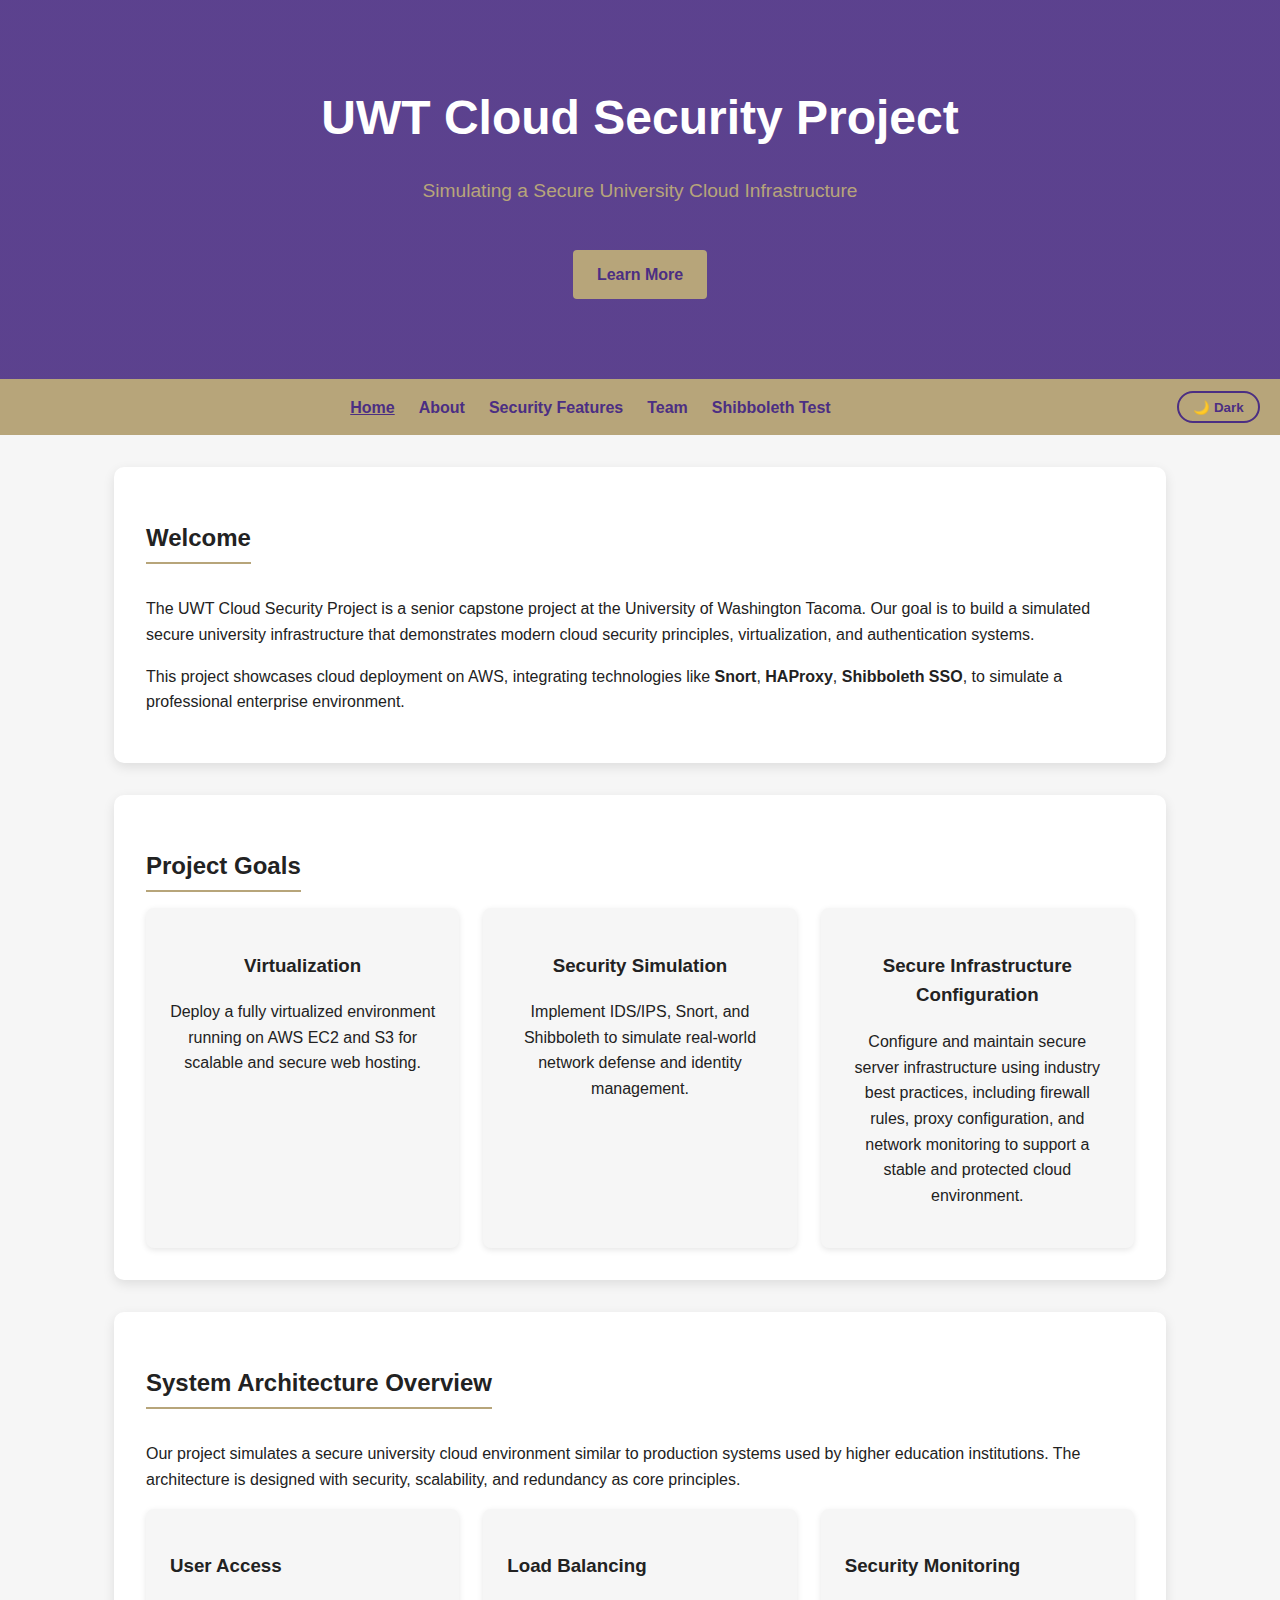
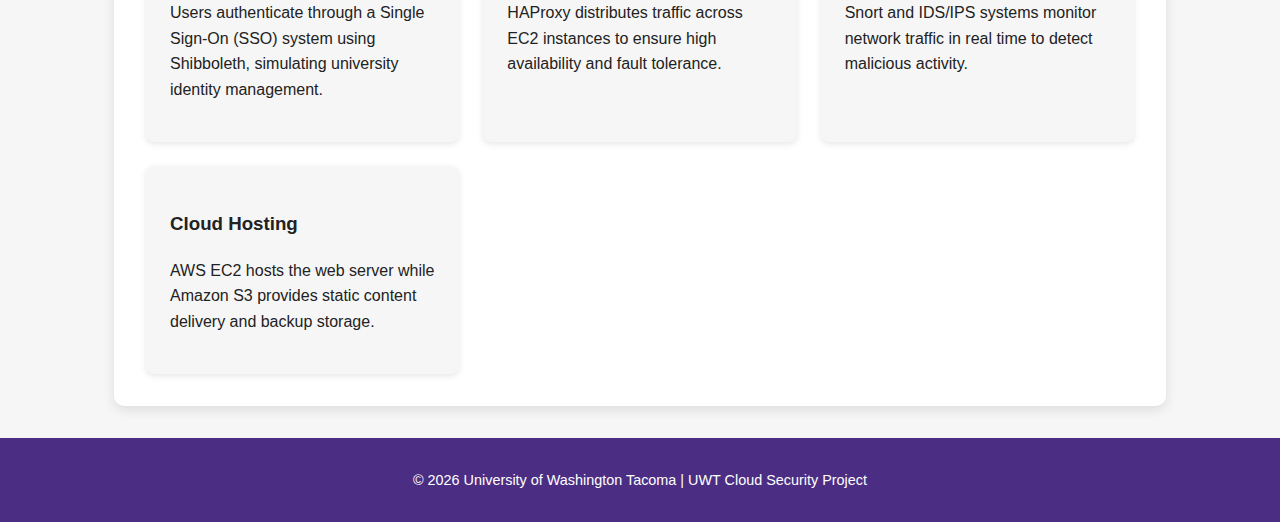
<file: index.html>
<!DOCTYPE html>
<html lang="en">
<head>
    <meta charset="UTF-8" />
    <meta name="viewport" content="width=device-width, initial-scale=1.0" />
    
      <meta http-equiv="Content-Security-Policy"
        content="default-src 'self';
                 style-src 'self';
                 img-src 'self' data:;
                 font-src 'self';
                 object-src 'none';
                 base-uri 'self';
                 frame-ancestors 'none';">

  <meta http-equiv="X-Content-Type-Options" content="nosniff">
  <meta http-equiv="X-Frame-Options" content="DENY">
  <meta name="referrer" content="strict-origin-when-cross-origin">
  <meta http-equiv="Permissions-Policy"
        content="geolocation=(), camera=(), microphone=(), fullscreen=()">
    
    <title>UWT Cloud Security Project</title>
    <link rel="stylesheet" href="styles.css" />
</head>
<body>
<header class="hero">
    <div class="hero-content">
        <h1>UWT Cloud Security Project</h1>
        <p>Simulating a Secure University Cloud Infrastructure</p>
        <a href="about.html" class="btn">Learn More</a>
    </div>
</header>

<nav class="navbar">
  <div class="nav-links">
    <a href="index.html" class="active">Home</a>
    <a href="about.html">About</a>
    <a href="securityfeatures.html">Security Features</a>
    <a href="team.html">Team</a>
    <a href="shibbolethtest.html">Shibboleth Test</a>
  </div>

     <button id="theme-toggle" class="theme-toggle" type="button" aria-label="Toggle dark mode">
    🌙 Dark
  </button>
</nav>

<main>
    <section class="intro">
        <h2>Welcome</h2>
        <p>
            The UWT Cloud Security Project is a senior capstone project at the University of Washington Tacoma.
            Our goal is to build a simulated secure university infrastructure that demonstrates modern
            cloud security principles, virtualization, and authentication systems.
        </p>
        <p>
            This project showcases cloud deployment on AWS, integrating technologies like
            <strong>Snort</strong>, <strong>HAProxy</strong>, <strong>Shibboleth SSO</strong>, to simulate a professional enterprise environment.
        </p>
    </section>

    <section class="highlight">
        <h2>Project Goals</h2>
        <div class="cards">
            <div class="card">
                <h3>Virtualization</h3>
                <p>Deploy a fully virtualized environment running on AWS EC2 and S3 for scalable and secure web hosting.</p>
            </div>
            <div class="card">
                <h3>Security Simulation</h3>
                <p>Implement IDS/IPS, Snort, and Shibboleth to simulate real-world network defense and identity management.</p>
            </div>
            <div class="card">
                <h3>Secure Infrastructure Configuration</h3>
                <p>Configure and maintain secure server infrastructure using industry best practices, including firewall rules, 
                   proxy configuration, and network monitoring to support a stable and protected cloud environment.</p>
            </div>
        </div>
    </section>
    <section>
        <h2>System Architecture Overview</h2>
        <p>
            Our project simulates a secure university cloud environment similar to production
            systems used by higher education institutions. The architecture is designed with
            security, scalability, and redundancy as core principles.
        </p>

        <div class="feature-grid">
            <div class="feature-item">
                <h3>User Access</h3>
                <p>
                    Users authenticate through a Single Sign-On (SSO) system using Shibboleth,
                    simulating university identity management.
                </p>
            </div>

            <div class="feature-item">
                <h3>Load Balancing</h3>
                <p>
                    HAProxy distributes traffic across EC2 instances to ensure high availability
                    and fault tolerance.
                </p>
            </div>

            <div class="feature-item">
                <h3>Security Monitoring</h3>
                <p>
                    Snort and IDS/IPS systems monitor network traffic in real time to detect
                    malicious activity.
                </p>
            </div>

            <div class="feature-item">
                <h3>Cloud Hosting</h3>
                <p>
                    AWS EC2 hosts the web server while Amazon S3 provides static content delivery
                    and backup storage.
                </p>
            </div>
        </div>
    </section>
</main>

<footer>
    <p>&copy; 2026 University of Washington Tacoma | UWT Cloud Security Project</p>
</footer>
    <script src="script.js"></script>
</body>

</html>
</file>
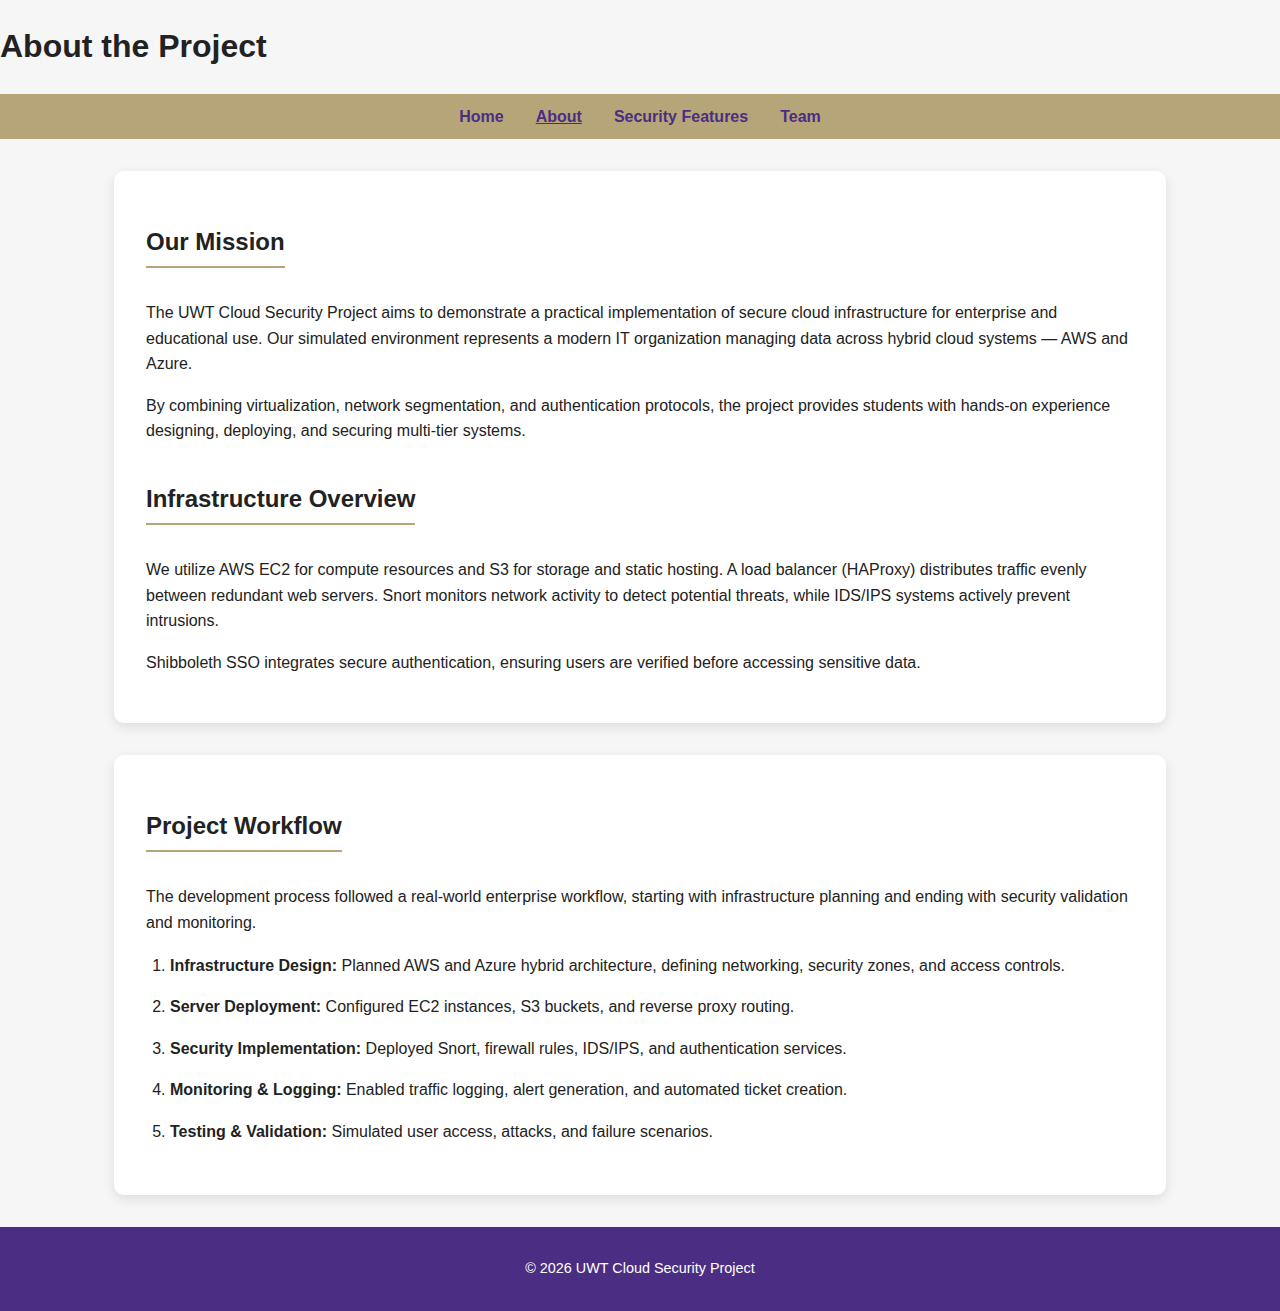
<file: About.html>
<!DOCTYPE html>
<html lang="en">
<head>
  <meta charset="UTF-8" />
  <meta name="viewport" content="width=device-width, initial-scale=1.0" />
  <title>About | UWT Cloud Security Project</title>
  <link rel="stylesheet" href="Styles.css" />
</head>
<body>
<header class="sub-header">
  <h1>About the Project</h1>
</header>

<nav>
  <a href="Index.html">Home</a>
  <a href="About.html" class="active">About</a>
  <a href="SecurityFeatures.html">Security Features</a>
  <a href="Team.html">Team</a>
</nav>

<main>
  <section class="content">
    <h2>Our Mission</h2>
    <p>
      The UWT Cloud Security Project aims to demonstrate a practical implementation of secure cloud
      infrastructure for enterprise and educational use. Our simulated environment represents a modern
      IT organization managing data across hybrid cloud systems — AWS and Azure.
    </p>
    <p>
      By combining virtualization, network segmentation, and authentication protocols, the project provides
      students with hands-on experience designing, deploying, and securing multi-tier systems.
    </p>

    <h2>Infrastructure Overview</h2>
    <p>
      We utilize AWS EC2 for compute resources and S3 for storage and static hosting. A load balancer
      (HAProxy) distributes traffic evenly between redundant web servers. Snort monitors network activity
      to detect potential threats, while IDS/IPS systems actively prevent intrusions.
    </p>
    <p>
      Shibboleth SSO integrates secure authentication, ensuring users are verified before accessing sensitive data.
    </p>
  </section>
  <section>
    <h2>Project Workflow</h2>
    <p>
      The development process followed a real-world enterprise workflow, starting with
      infrastructure planning and ending with security validation and monitoring.
    </p>

    <ol class="workflow">
      <li>
        <strong>Infrastructure Design:</strong> Planned AWS and Azure hybrid architecture,
        defining networking, security zones, and access controls.
      </li>
      <li>
        <strong>Server Deployment:</strong> Configured EC2 instances, S3 buckets, and
        reverse proxy routing.
      </li>
      <li>
        <strong>Security Implementation:</strong> Deployed Snort, firewall rules, IDS/IPS,
        and authentication services.
      </li>
      <li>
        <strong>Monitoring & Logging:</strong> Enabled traffic logging, alert generation,
        and automated ticket creation.
      </li>
      <li>
        <strong>Testing & Validation:</strong> Simulated user access, attacks, and failure
        scenarios.
      </li>
    </ol>
  </section>
</main>

<footer>
  <p>&copy; 2026 UWT Cloud Security Project</p>
</footer>
</body>
</html>
</file>
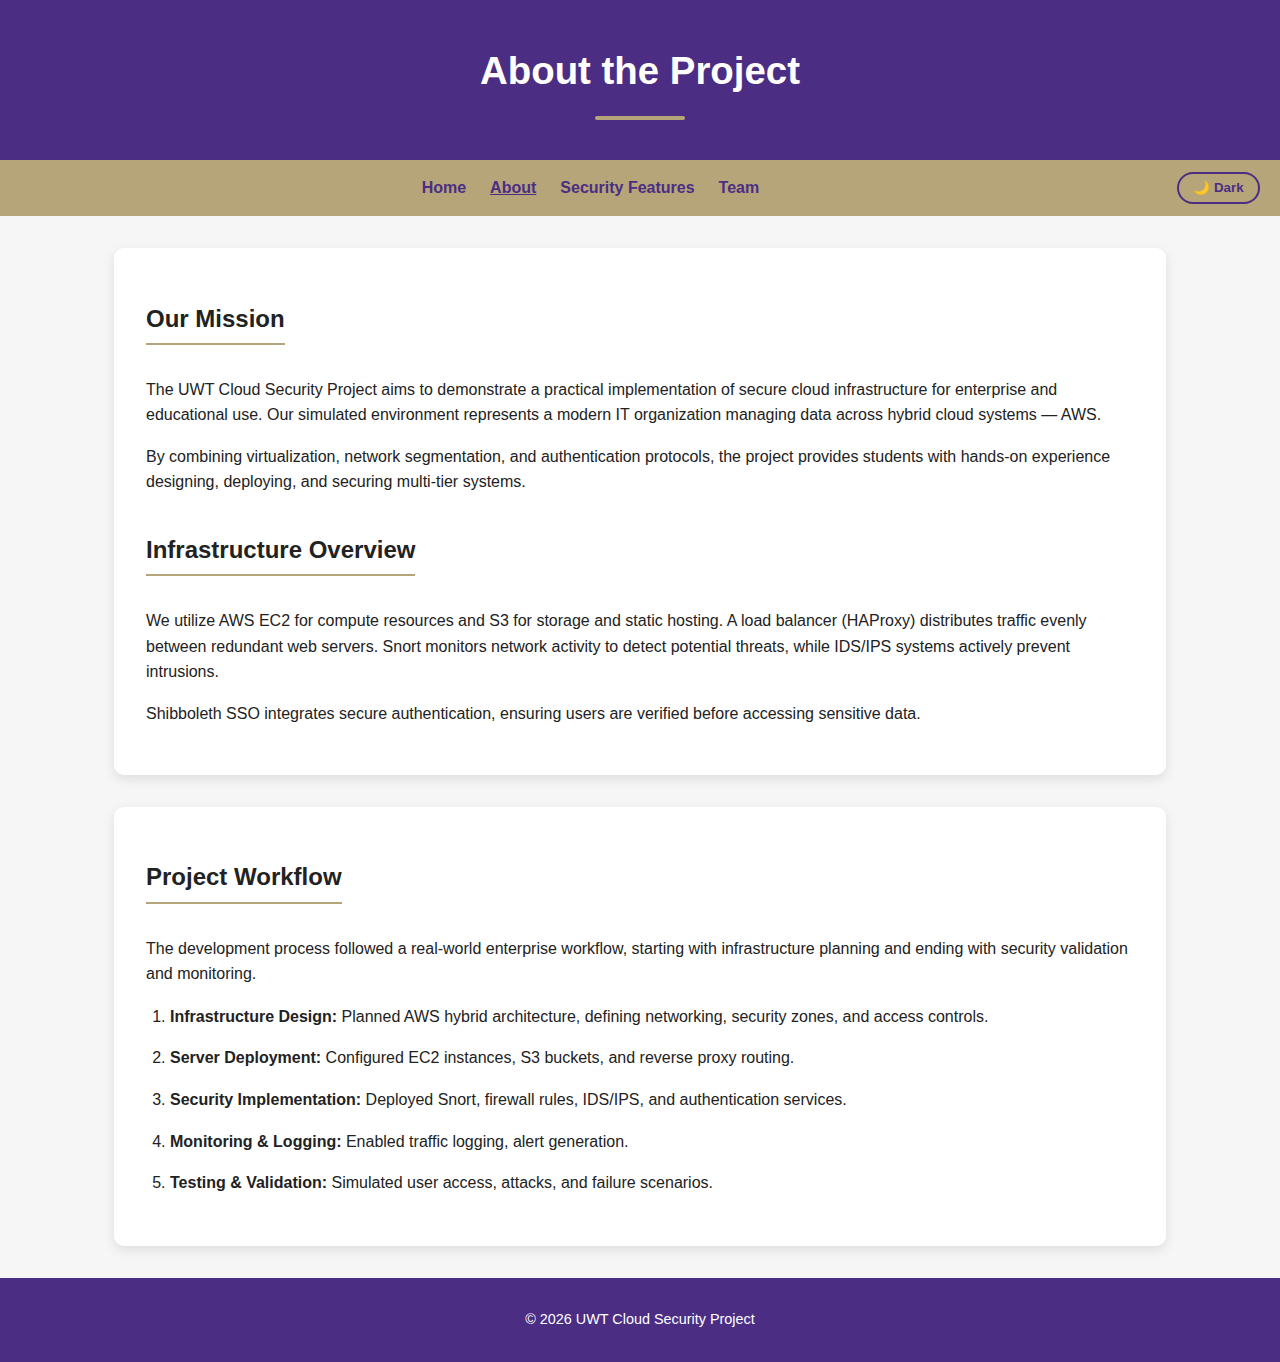
<file: about.html>
<!DOCTYPE html>
<html lang="en">
<head>
  <meta charset="UTF-8" />
  <meta name="viewport" content="width=device-width, initial-scale=1.0" />
  
    <meta http-equiv="Content-Security-Policy"
        content="default-src 'self';
                 style-src 'self';
                 img-src 'self' data:;
                 font-src 'self';
                 object-src 'none';
                 base-uri 'self';
                 frame-ancestors 'none';">

  <meta http-equiv="X-Content-Type-Options" content="nosniff">
  <meta http-equiv="X-Frame-Options" content="DENY">
  <meta name="referrer" content="strict-origin-when-cross-origin">
  <meta http-equiv="Permissions-Policy"
        content="geolocation=(), camera=(), microphone=(), fullscreen=()">
  
  <title>About | UWT Cloud Security Project</title>
  <link rel="stylesheet" href="styles.css" />
</head>
<body>
<header class="sub-header">
  <h1>About the Project</h1>
</header>

<nav class="navbar">
  <div class="nav-links">
    <a href="index.html">Home</a>
    <a href="about.html" class="active">About</a>
    <a href="securityfeatures.html">Security Features</a>
    <a href="team.html">Team</a>
  </div>

  <button id="theme-toggle" class="theme-toggle" type="button" aria-label="Toggle dark mode">
    🌙 Dark
  </button>
</nav>

<main>
  <section class="content">
    <h2>Our Mission</h2>
    <p>
      The UWT Cloud Security Project aims to demonstrate a practical implementation of secure cloud
      infrastructure for enterprise and educational use. Our simulated environment represents a modern
      IT organization managing data across hybrid cloud systems — AWS.
    </p>
    <p>
      By combining virtualization, network segmentation, and authentication protocols, the project provides
      students with hands-on experience designing, deploying, and securing multi-tier systems.
    </p>

    <h2>Infrastructure Overview</h2>
    <p>
      We utilize AWS EC2 for compute resources and S3 for storage and static hosting. A load balancer
      (HAProxy) distributes traffic evenly between redundant web servers. Snort monitors network activity
      to detect potential threats, while IDS/IPS systems actively prevent intrusions.
    </p>
    <p>
      Shibboleth SSO integrates secure authentication, ensuring users are verified before accessing sensitive data.
    </p>
  </section>
  <section>
    <h2>Project Workflow</h2>
    <p>
      The development process followed a real-world enterprise workflow, starting with
      infrastructure planning and ending with security validation and monitoring.
    </p>

    <ol class="workflow">
      <li>
        <strong>Infrastructure Design:</strong> Planned AWS hybrid architecture,
        defining networking, security zones, and access controls.
      </li>
      <li>
        <strong>Server Deployment:</strong> Configured EC2 instances, S3 buckets, and
        reverse proxy routing.
      </li>
      <li>
        <strong>Security Implementation:</strong> Deployed Snort, firewall rules, IDS/IPS,
        and authentication services.
      </li>
      <li>
        <strong>Monitoring & Logging:</strong> Enabled traffic logging, alert generation.
      </li>
      <li>
        <strong>Testing & Validation:</strong> Simulated user access, attacks, and failure
        scenarios.
      </li>
    </ol>
  </section>
</main>

<footer>
  <p>&copy; 2026 UWT Cloud Security Project</p>
</footer>
  <script src="script.js"></script>
</body>

</html>
</file>
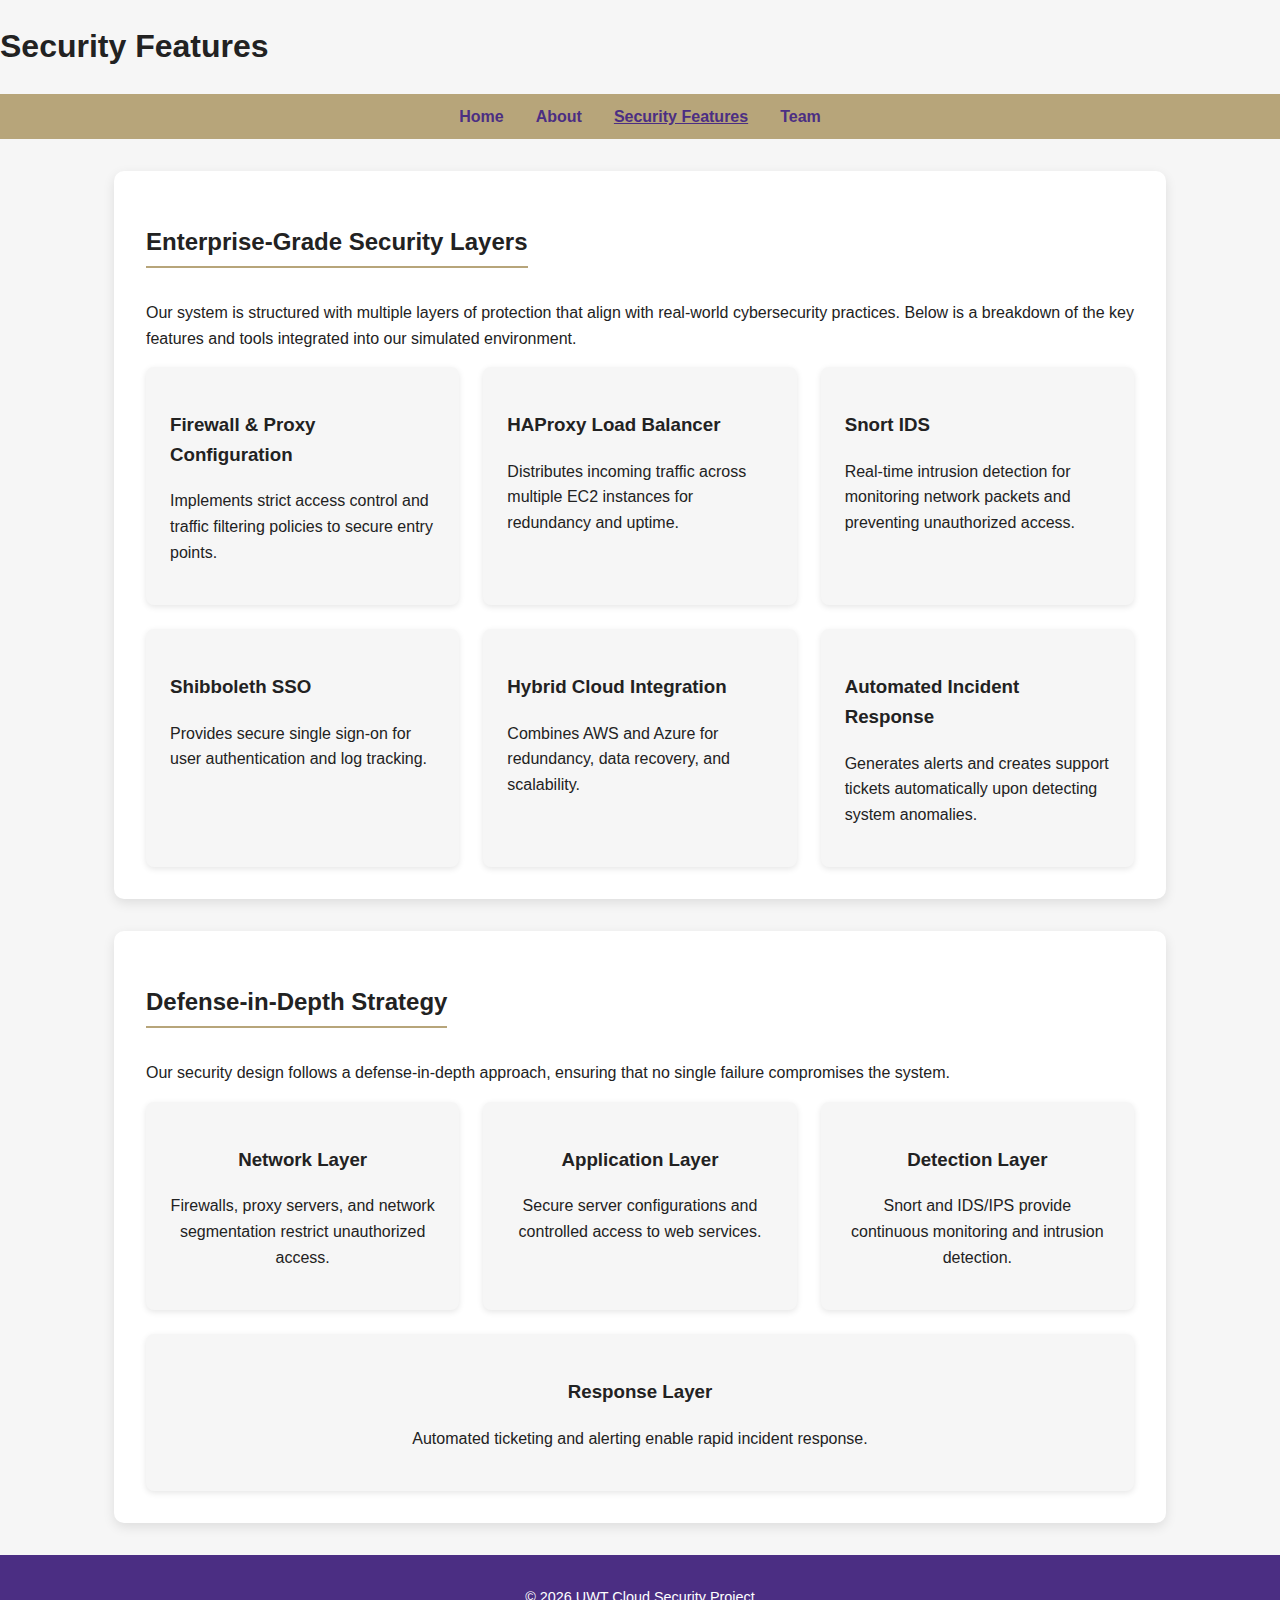
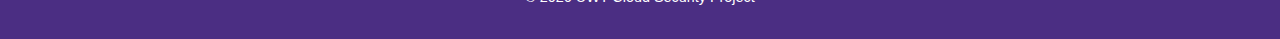
<file: SecurityFeatures.html>
<!DOCTYPE html>
<html lang="en">
<head>
    <meta charset="UTF-8" />
    <meta name="viewport" content="width=device-width, initial-scale=1.0" />
    <title>Security Features | UWT Cloud Security Project</title>
    <link rel="stylesheet" href="Styles.css" />
</head>
<body>
<header class="sub-header">
    <h1>Security Features</h1>
</header>

<nav>
    <a href="Index.html">Home</a>
    <a href="About.html">About</a>
    <a href="SecurityFeatures.html" class="active">Security Features</a>
    <a href="Team.html">Team</a>
</nav>

<main>
    <section class="content">
        <h2>Enterprise-Grade Security Layers</h2>
        <p>
            Our system is structured with multiple layers of protection that align with real-world cybersecurity practices.
            Below is a breakdown of the key features and tools integrated into our simulated environment.
        </p>

        <div class="feature-grid">
            <div class="feature-item">
                <h3>Firewall & Proxy Configuration</h3>
                <p>Implements strict access control and traffic filtering policies to secure entry points.</p>
            </div>
            <div class="feature-item">
                <h3>HAProxy Load Balancer</h3>
                <p>Distributes incoming traffic across multiple EC2 instances for redundancy and uptime.</p>
            </div>
            <div class="feature-item">
                <h3>Snort IDS</h3>
                <p>Real-time intrusion detection for monitoring network packets and preventing unauthorized access.</p>
            </div>
            <div class="feature-item">
                <h3>Shibboleth SSO</h3>
                <p>Provides secure single sign-on for user authentication and log tracking.</p>
            </div>
            <div class="feature-item">
                <h3>Hybrid Cloud Integration</h3>
                <p>Combines AWS and Azure for redundancy, data recovery, and scalability.</p>
            </div>
            <div class="feature-item">
                <h3>Automated Incident Response</h3>
                <p>Generates alerts and creates support tickets automatically upon detecting system anomalies.</p>
            </div>
        </div>
    </section>
    <section>
        <h2>Defense-in-Depth Strategy</h2>
        <p>
            Our security design follows a defense-in-depth approach, ensuring that no single
            failure compromises the system.
        </p>

        <div class="cards">
            <div class="card">
                <h3>Network Layer</h3>
                <p>Firewalls, proxy servers, and network segmentation restrict unauthorized access.</p>
            </div>

            <div class="card">
                <h3>Application Layer</h3>
                <p>Secure server configurations and controlled access to web services.</p>
            </div>

            <div class="card">
                <h3>Detection Layer</h3>
                <p>Snort and IDS/IPS provide continuous monitoring and intrusion detection.</p>
            </div>

            <div class="card">
                <h3>Response Layer</h3>
                <p>Automated ticketing and alerting enable rapid incident response.</p>
            </div>
        </div>
    </section>

</main>

<footer>
    <p>&copy; 2026 UWT Cloud Security Project</p>
</footer>
</body>
</html>
</file>
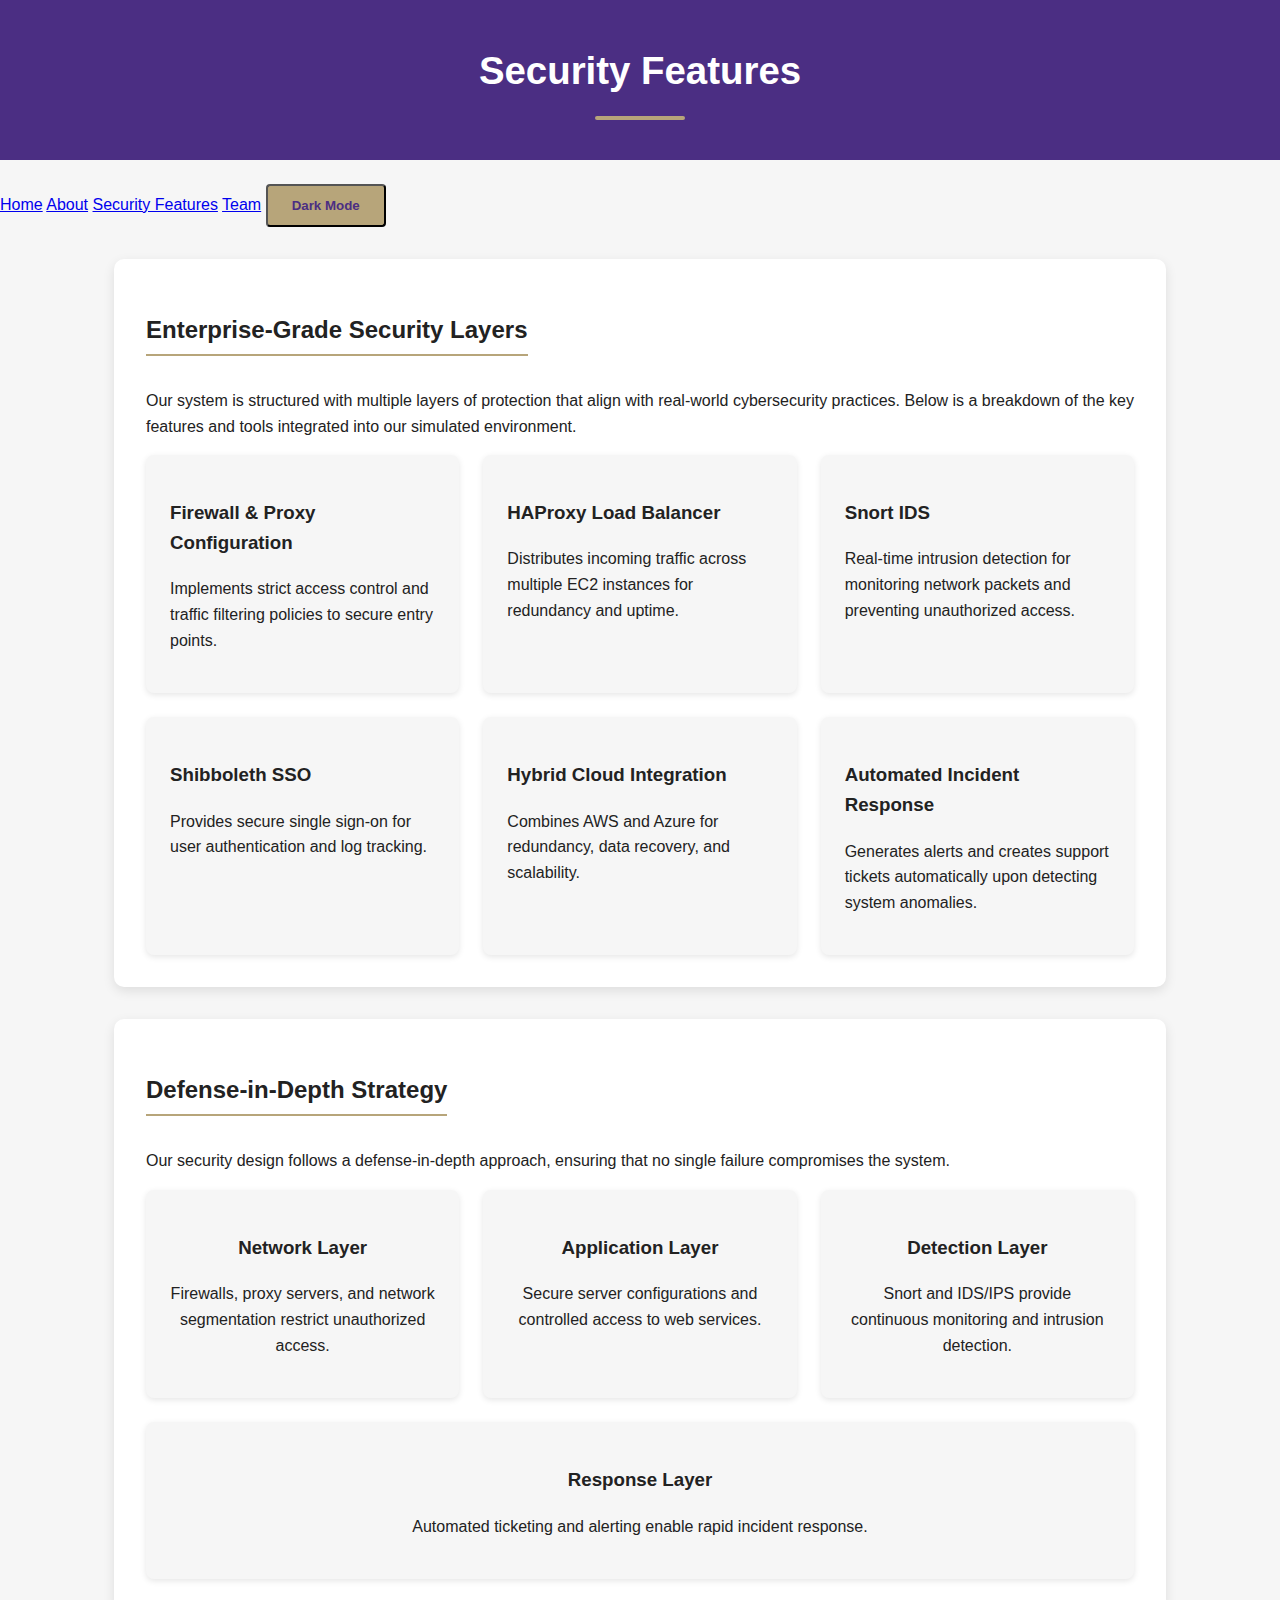
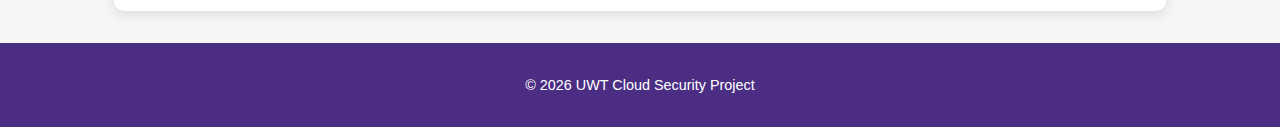
<file: securityfeatures.html>
<!DOCTYPE html>
<html lang="en">
<head>
    <meta charset="UTF-8" />
    <meta name="viewport" content="width=device-width, initial-scale=1.0" />

      <meta http-equiv="Content-Security-Policy"
        content="default-src 'self';
                 style-src 'self';
                 img-src 'self' data:;
                 font-src 'self';
                 object-src 'none';
                 base-uri 'self';
                 frame-ancestors 'none';">

  <meta http-equiv="X-Content-Type-Options" content="nosniff">
  <meta http-equiv="X-Frame-Options" content="DENY">
  <meta name="referrer" content="strict-origin-when-cross-origin">
  <meta http-equiv="Permissions-Policy"
        content="geolocation=(), camera=(), microphone=(), fullscreen=()">
    
    <title>Security Features | UWT Cloud Security Project</title>
    <link rel="stylesheet" href="styles.css" />
</head>
<body>
<header class="sub-header">
    <h1>Security Features</h1>
</header>

<nav>
    <a href="index.html">Home</a>
    <a href="about.html">About</a>
    <a href="securityfeatures.html" class="active">Security Features</a>
    <a href="team.html">Team</a>

    <button id="theme-toggle" class="btn">Dark Mode</button>
</nav>

<main>
    <section class="content">
        <h2>Enterprise-Grade Security Layers</h2>
        <p>
            Our system is structured with multiple layers of protection that align with real-world cybersecurity practices.
            Below is a breakdown of the key features and tools integrated into our simulated environment.
        </p>

        <div class="feature-grid">
            <div class="feature-item">
                <h3>Firewall & Proxy Configuration</h3>
                <p>Implements strict access control and traffic filtering policies to secure entry points.</p>
            </div>
            <div class="feature-item">
                <h3>HAProxy Load Balancer</h3>
                <p>Distributes incoming traffic across multiple EC2 instances for redundancy and uptime.</p>
            </div>
            <div class="feature-item">
                <h3>Snort IDS</h3>
                <p>Real-time intrusion detection for monitoring network packets and preventing unauthorized access.</p>
            </div>
            <div class="feature-item">
                <h3>Shibboleth SSO</h3>
                <p>Provides secure single sign-on for user authentication and log tracking.</p>
            </div>
            <div class="feature-item">
                <h3>Hybrid Cloud Integration</h3>
                <p>Combines AWS and Azure for redundancy, data recovery, and scalability.</p>
            </div>
            <div class="feature-item">
                <h3>Automated Incident Response</h3>
                <p>Generates alerts and creates support tickets automatically upon detecting system anomalies.</p>
            </div>
        </div>
    </section>
    <section>
        <h2>Defense-in-Depth Strategy</h2>
        <p>
            Our security design follows a defense-in-depth approach, ensuring that no single
            failure compromises the system.
        </p>

        <div class="cards">
            <div class="card">
                <h3>Network Layer</h3>
                <p>Firewalls, proxy servers, and network segmentation restrict unauthorized access.</p>
            </div>

            <div class="card">
                <h3>Application Layer</h3>
                <p>Secure server configurations and controlled access to web services.</p>
            </div>

            <div class="card">
                <h3>Detection Layer</h3>
                <p>Snort and IDS/IPS provide continuous monitoring and intrusion detection.</p>
            </div>

            <div class="card">
                <h3>Response Layer</h3>
                <p>Automated ticketing and alerting enable rapid incident response.</p>
            </div>
        </div>
    </section>

</main>

<footer>
    <p>&copy; 2026 UWT Cloud Security Project</p>
</footer>
    <script src="script.js"></script>
</body>

</html>
</file>
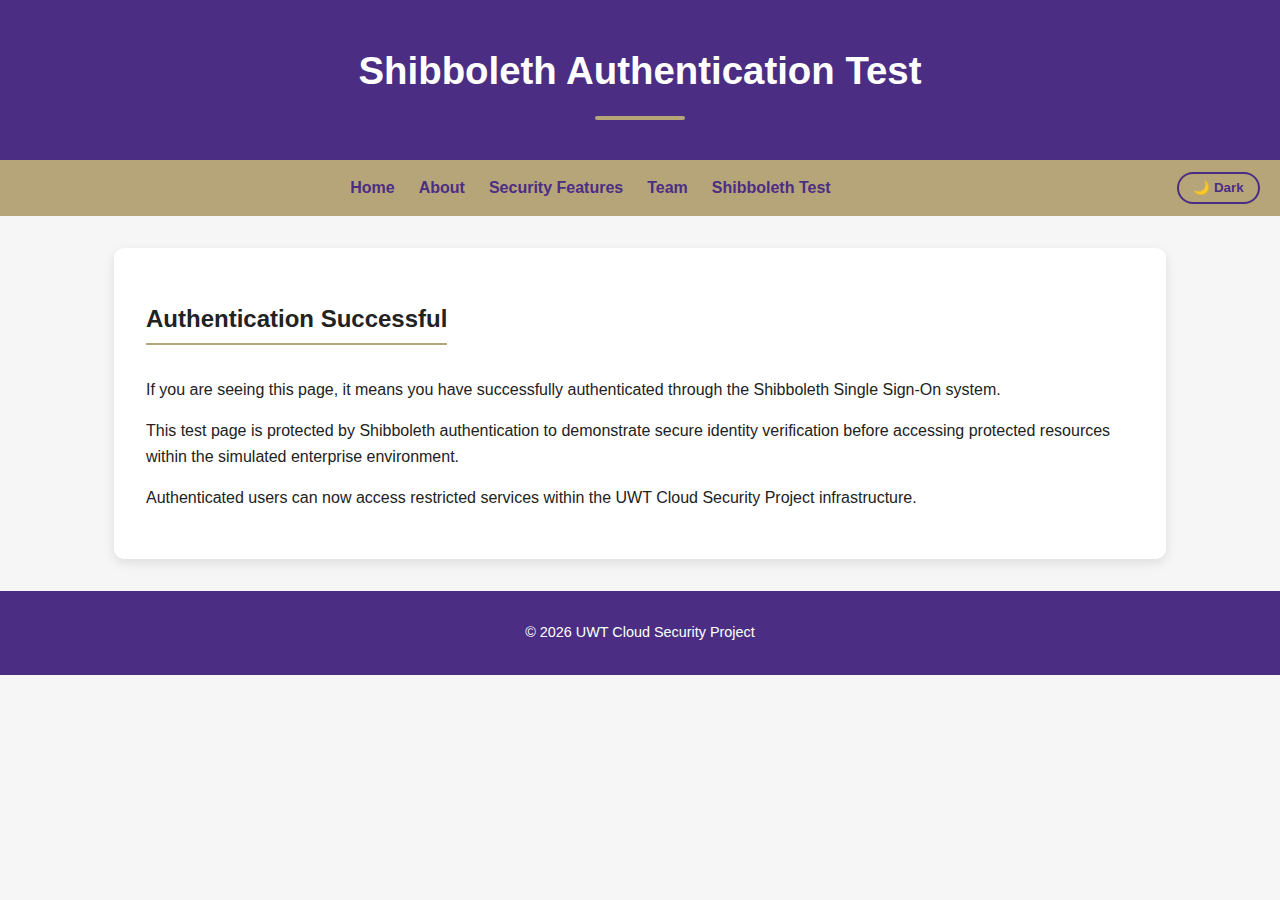
<file: shibbolethtest.html>
<!DOCTYPE html>
<html lang="en">
<head>
<meta charset="UTF-8">
<meta name="viewport" content="width=device-width, initial-scale=1.0">

<title>Shibboleth Test | UWT Cloud Security Project</title>
<link rel="stylesheet" href="styles.css">

</head>

<body>

<header class="sub-header">
<h1>Shibboleth Authentication Test</h1>
</header>

<nav class="navbar">
<div class="nav-links">
<a href="index.html">Home</a>
<a href="about.html">About</a>
<a href="securityfeatures.html">Security Features</a>
<a href="team.html">Team</a>
<a href="shibbolethtest.html">Shibboleth Test</a>
</div>

<button id="theme-toggle" class="theme-toggle">
🌙 Dark
</button>
</nav>

<main>

<section>
<h2>Authentication Successful</h2>

<p>
If you are seeing this page, it means you have successfully authenticated
through the Shibboleth Single Sign-On system.
</p>

<p>
This test page is protected by Shibboleth authentication to demonstrate
secure identity verification before accessing protected resources
within the simulated enterprise environment.
</p>

<p>
Authenticated users can now access restricted services within the
UWT Cloud Security Project infrastructure.
</p>

</section>

</main>

<footer>
<p>&copy; 2026 UWT Cloud Security Project</p>
</footer>

<script src="script.js"></script>

</body>
</html>
</file>
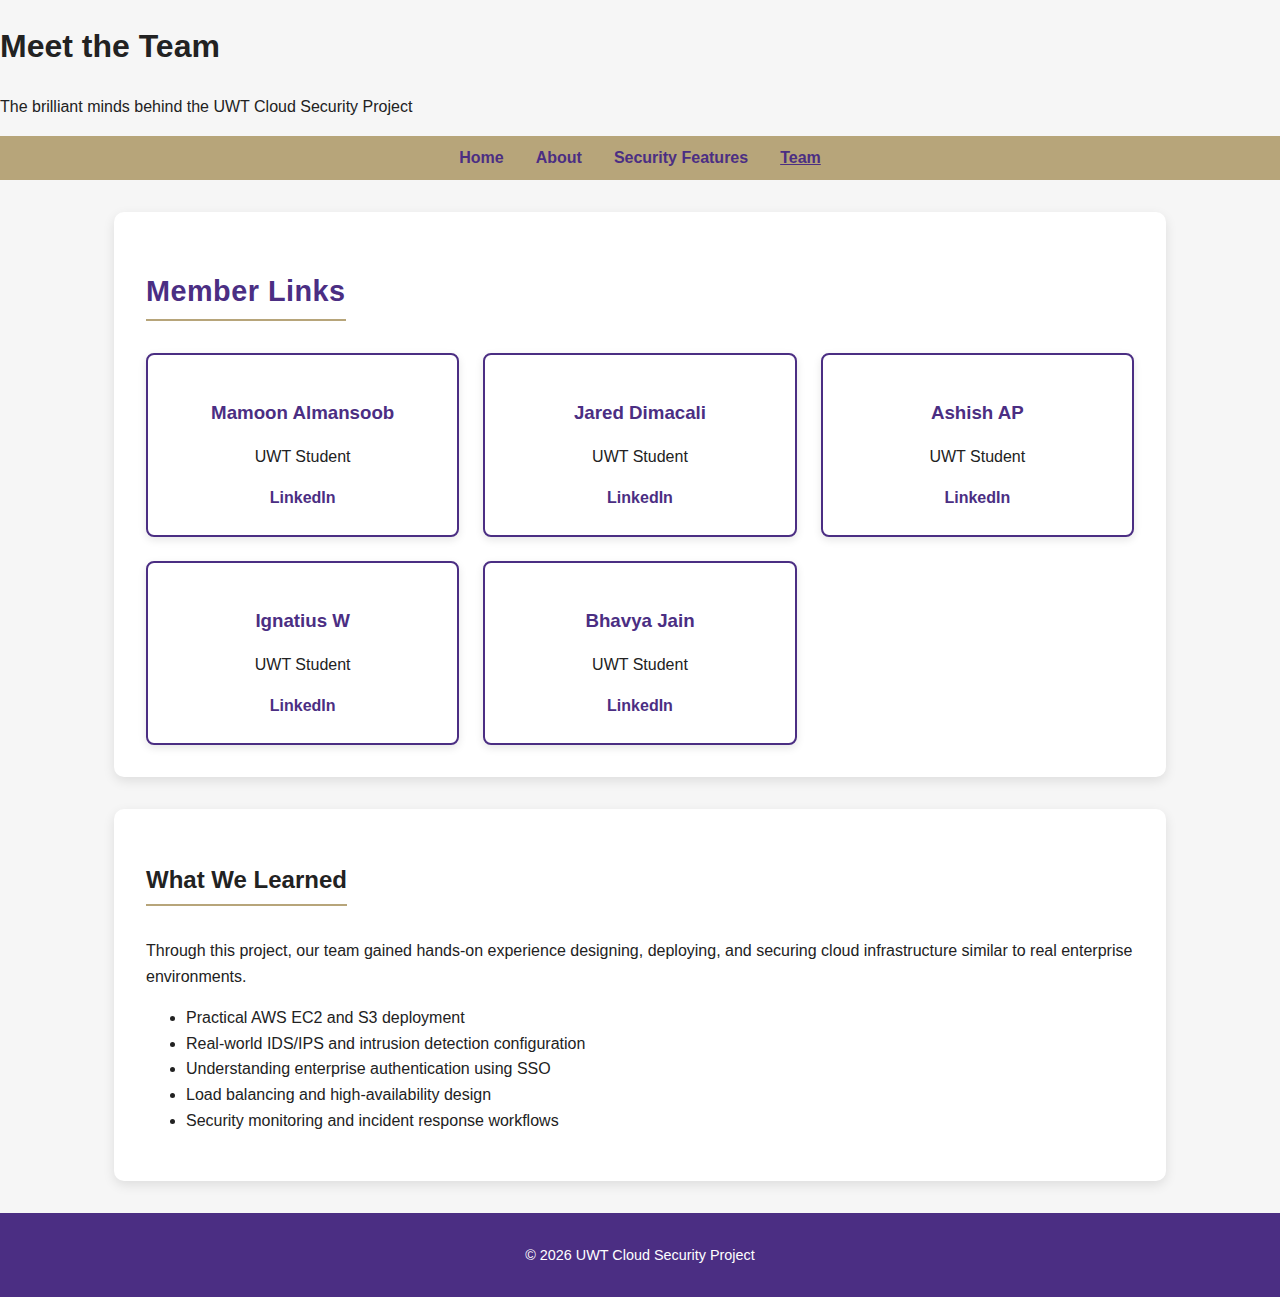
<file: Team.html>
<!DOCTYPE html>
<html lang="en">
<head>
  <meta charset="UTF-8" />
  <meta name="viewport" content="width=device-width, initial-scale=1.0" />
  <title>Team | UWT Cloud Security Project</title>
  <link rel="stylesheet" href="Styles.css" />
</head>
<body>
<header class="sub-header">
  <h1>Meet the Team</h1>
  <p>The brilliant minds behind the UWT Cloud Security Project</p>
</header>

<nav>
  <a href="Index.html">Home</a>
  <a href="About.html">About</a>
  <a href="SecurityFeatures.html">Security Features</a>
  <a href="Team.html" class="active">Team</a>
</nav>

<main>
  <section>
    <h2 class="section-title">Member Links</h2>

    <div class="team-grid">
      <div class="team-card">
        <h3>Mamoon Almansoob</h3>
        <p>UWT Student</p>
        <a href="https://www.linkedin.com/in/mamoon-almansoob-a5b123302/" target="_blank">LinkedIn</a>
      </div>
      <div class="team-card">
        <h3>Jared Dimacali</h3>
        <p>UWT Student</p>
        <a href="https://www.linkedin.com/in/jared-dimacali-157647305/" target="_blank">LinkedIn</a>
      </div>
      <div class="team-card">
        <h3>Ashish AP</h3>
        <p>UWT Student</p>
        <a href="https://www.linkedin.com/in/ashish-ap/" target="_blank">LinkedIn</a>
      </div>
      <div class="team-card">
        <h3>Ignatius W</h3>
        <p>UWT Student</p>
        <a href="https://www.linkedin.com/in/ignatius-w-a13704353/" target="_blank">LinkedIn</a>
      </div>
      <div class="team-card">
        <h3>Bhavya Jain</h3>
        <p>UWT Student</p>
        <a href="https://www.linkedin.com/in/bhavya-jain-b31116205/" target="_blank">LinkedIn</a>
      </div>
    </div>
  </section>
  <section>
    <h2>What We Learned</h2>
    <p>
      Through this project, our team gained hands-on experience designing, deploying,
      and securing cloud infrastructure similar to real enterprise environments.
    </p>

    <ul class="features-list">
      <li>Practical AWS EC2 and S3 deployment</li>
      <li>Real-world IDS/IPS and intrusion detection configuration</li>
      <li>Understanding enterprise authentication using SSO</li>
      <li>Load balancing and high-availability design</li>
      <li>Security monitoring and incident response workflows</li>
    </ul>
  </section>
</main>

<footer>
  <p>&copy; 2026 UWT Cloud Security Project</p>
</footer>
</body>
</html>
</file>
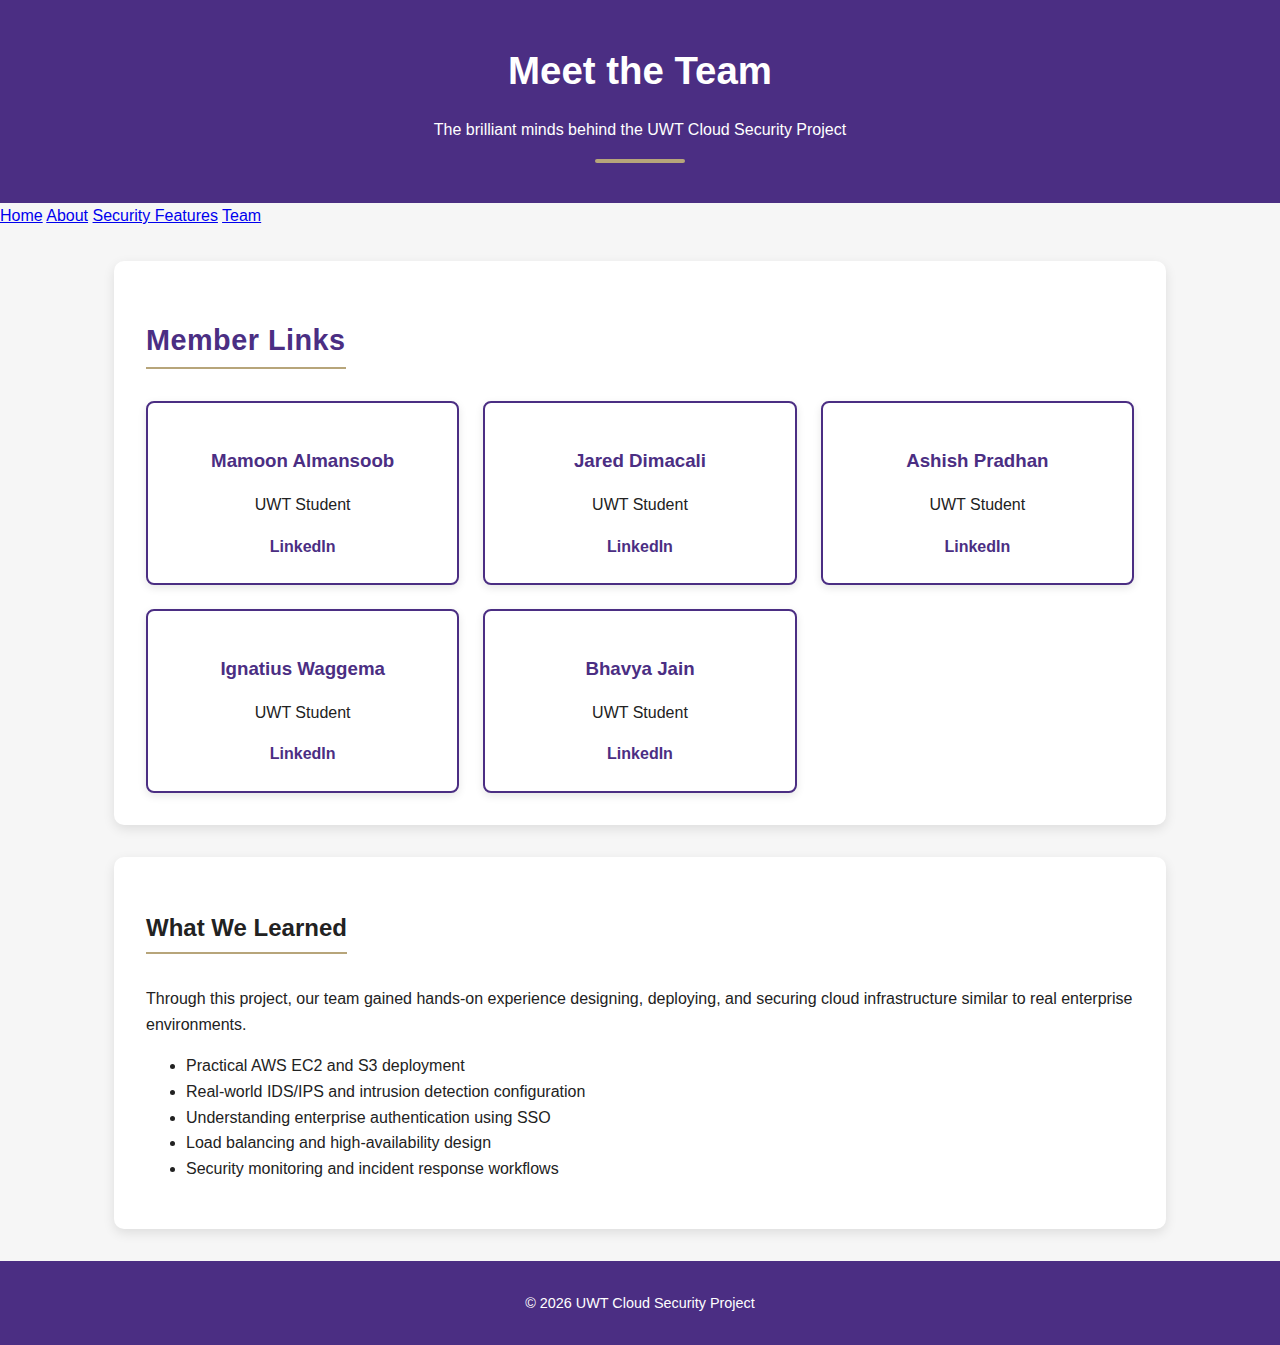
<file: team.html>
<!DOCTYPE html>
<html lang="en">
<head>
  <meta charset="UTF-8" />
  <meta name="viewport" content="width=device-width, initial-scale=1.0" />
  <title>Team | UWT Cloud Security Project</title>
  <link rel="stylesheet" href="styles.css" />
</head>
<body>
<header class="sub-header">
  <h1>Meet the Team</h1>
  <p>The brilliant minds behind the UWT Cloud Security Project</p>
</header>

<nav>
  <a href="index.html">Home</a>
  <a href="about.html">About</a>
  <a href="securityfeatures.html">Security Features</a>
  <a href="team.html" class="active">Team</a>
</nav>

<main>
  <section>
    <h2 class="section-title">Member Links</h2>

    <div class="team-grid">
      <div class="team-card">
        <h3>Mamoon Almansoob</h3>
        <p>UWT Student</p>
        <a href="https://www.linkedin.com/in/mamoon-almansoob-a5b123302/" target="_blank">LinkedIn</a>
      </div>
      <div class="team-card">
        <h3>Jared Dimacali</h3>
        <p>UWT Student</p>
        <a href="https://www.linkedin.com/in/jared-dimacali-157647305/" target="_blank">LinkedIn</a>
      </div>
      <div class="team-card">
        <h3>Ashish Pradhan</h3>
        <p>UWT Student</p>
        <a href="https://www.linkedin.com/in/ashish-ap/" target="_blank">LinkedIn</a>
      </div>
      <div class="team-card">
        <h3>Ignatius Waggema</h3>
        <p>UWT Student</p>
        <a href="https://www.linkedin.com/in/ignatius-w-a13704353/" target="_blank">LinkedIn</a>
      </div>
      <div class="team-card">
        <h3>Bhavya Jain</h3>
        <p>UWT Student</p>
        <a href="https://www.linkedin.com/in/bhavya-jain-b31116205/" target="_blank">LinkedIn</a>
      </div>
    </div>
  </section>
  <section>
    <h2>What We Learned</h2>
    <p>
      Through this project, our team gained hands-on experience designing, deploying,
      and securing cloud infrastructure similar to real enterprise environments.
    </p>

    <ul class="features-list">
      <li>Practical AWS EC2 and S3 deployment</li>
      <li>Real-world IDS/IPS and intrusion detection configuration</li>
      <li>Understanding enterprise authentication using SSO</li>
      <li>Load balancing and high-availability design</li>
      <li>Security monitoring and incident response workflows</li>
    </ul>
  </section>
</main>

<footer>
  <p>&copy; 2026 UWT Cloud Security Project</p>
</footer>
</body>
</html>
</file>
<file: styles.css>
:root {
    --uwt-purple: #4b2e83;
    --uwt-gold: #b7a57a;
    --uwt-gray: #f6f6f6;
    --text-dark: #222;
    --text-light: #fff;
    --shadow: rgba(0, 0, 0, 0.1);
}

* {
    box-sizing: border-box;
}

body {
    transition: background 0.3s ease, color 0.3s ease;
}
body {
    font-family: "Segoe UI", Tahoma, Geneva, Verdana, sans-serif;
    margin: 0;
    color: var(--text-dark);
    background-color: var(--uwt-gray);
    line-height: 1.6;
}
body.dark {
    background-color: #121212;
    color: #eaeaea;
}

body.dark section {
    background: #1e1e1e;
}

body.dark .navbar {
    background-color: #1a1a1a;
}

body.dark .nav-links a {
    color: var(--uwt-gold);
}

body.dark .theme-toggle {
    border-color: var(--uwt-gold);
    color: var(--uwt-gold);
}

/* --- SUB HEADER (About / Security pages) --- */
.sub-header {
  background: var(--uwt-purple);
  color: var(--text-light);
  text-align: center;
  padding: 2.5rem 1rem;
}

.sub-header h1 {
  margin: 0;
  font-size: 2.4rem;
}

.sub-header::after {
  content: "";
  display: block;
  width: 90px;
  height: 4px;
  background: var(--uwt-gold);
  margin: 0.9rem auto 0;
  border-radius: 999px;
}

/* --- HERO HEADER --- */
.hero {
    background: linear-gradient(rgba(75, 46, 131, 0.9), rgba(75, 46, 131, 0.9));
    color: var(--text-light);
    text-align: center;
    padding: 5rem 1rem;
}

.hero-content h1 {
    font-size: 3rem;
    margin: 0 0 1rem;
}

.hero-content p {
    color: var(--uwt-gold);
    font-size: 1.2rem;
}

.btn {
    background-color: var(--uwt-gold);
    color: var(--uwt-purple);
    text-decoration: none;
    padding: 0.75rem 1.5rem;
    border-radius: 4px;
    font-weight: bold;
    display: inline-block;
    margin-top: 1.5rem;
    transition: 0.3s;
}

.btn:hover {
    background-color: #e3cf9a;
}

/* --- NAVIGATION --- */
.navbar {
  background-color: var(--uwt-gold);
  display: flex;
  align-items: center;
  justify-content: space-between;
  gap: 1rem;
  padding: 0.75rem 1.25rem;
}

.nav-links {
  display: flex;
  justify-content: center;
  flex: 1;
  gap: 1.5rem;
}

.nav-links a {
  color: var(--uwt-purple);
  text-decoration: none;
  font-weight: 700;
  transition: 0.3s;
}

.nav-links a:hover,
.nav-links a.active {
  text-decoration: underline;
}

.theme-toggle {
  background: transparent;
  border: 2px solid var(--uwt-purple);
  color: var(--uwt-purple);
  border-radius: 999px;
  padding: 0.4rem 0.9rem;
  font-weight: 700;
  cursor: pointer;
  transition: 0.25s ease;
  white-space: nowrap;
}

.theme-toggle:hover {
  background: rgba(75, 46, 131, 0.12);
}

/* --- CONTENT LAYOUT --- */
main {
    max-width: 1100px;
    margin: 2rem auto;
    padding: 0 1.5rem;
}

section {
    background: #fff;
    padding: 2rem;
    border-radius: 10px;
    box-shadow: 0 4px 12px var(--shadow);
    margin-bottom: 2rem;
}

/* --- CARDS --- */
.cards {
    display: flex;
    flex-wrap: wrap;
    gap: 1.5rem;
}

.card {
    flex: 1;
    min-width: 250px;
    background: var(--uwt-gray);
    border-radius: 8px;
    padding: 1.5rem;
    box-shadow: 0 2px 6px var(--shadow);
    text-align: center;
}

.card:hover {
    transform: translateY(-5px);
    transition: 0.3s ease;
}

/* --- FEATURE GRID --- */
.feature-grid {
    display: grid;
    grid-template-columns: repeat(auto-fit, minmax(250px, 1fr));
    gap: 1.5rem;
}

.feature-item {
    background: var(--uwt-gray);
    border-radius: 8px;
    padding: 1.5rem;
    box-shadow: 0 2px 6px var(--shadow);
}

/* --- TEAM --- */
.team-grid {
    display: grid;
    grid-template-columns: repeat(auto-fit, minmax(230px, 1fr));
    gap: 1.5rem;
}

.team-card {
    background: #fff;
    border: 2px solid var(--uwt-purple);
    border-radius: 8px;
    padding: 1.5rem;
    text-align: center;
    box-shadow: 0 3px 8px var(--shadow);
    transition: 0.3s;
}

.team-card:hover {
    transform: translateY(-5px);
}

.team-card h3 {
    margin-bottom: 0.3rem;
    color: var(--uwt-purple);
}

.team-card a {
    color: var(--uwt-purple);
    font-weight: bold;
    text-decoration: none;
}
.workflow {
    padding-left: 1.5rem;
    line-height: 1.8;
}

.workflow li {
    margin-bottom: 0.8rem;
}

section h2 {
    margin-bottom: 1rem;
    border-bottom: 2px solid var(--uwt-gold);
    display: inline-block;
    padding-bottom: 0.3rem;
}
.section-title {
    text-align: center;
    color: var(--uwt-purple);
    font-size: 1.8rem;
    margin-bottom: 2rem;
    letter-spacing: 0.5px;
}
/* ===== DARK MODE IMPROVEMENTS ===== */

body.dark {
    background-color: #121212;
    color: #eaeaea;
}

/* Sections */
body.dark section {
    background: #1e1e1e;
    box-shadow: none;
}

/* Cards */
body.dark .card,
body.dark .feature-item,
body.dark .team-card {
    background: #242424;
    color: #eaeaea;
    border-color: var(--uwt-gold);
}

/* Headings */
body.dark h1,
body.dark h2,
body.dark h3 {
    color: #ffffff;
}

/* Gold underline on section titles */
body.dark section h2 {
    border-bottom: 2px solid var(--uwt-gold);
}

/* Navigation */
body.dark .navbar {
    background-color: #1a1a1a;
}

body.dark .nav-links a {
    color: var(--uwt-gold);
}

/* Footer */
body.dark footer {
    background-color: #1a1a1a;
    color: #ccc;
}

/* Buttons */
body.dark .btn {
    background-color: var(--uwt-gold);
    color: #121212;
}

section {
    transition: background 0.3s ease, color 0.3s ease;
}

.card {
    transition: background 0.3s ease, color 0.3s ease;
}

.feature-item {
    transition: background 0.3s ease, color 0.3s ease;
}

.team-card {
    transition: background 0.3s ease, color 0.3s ease;
}

nav {
    transition: background 0.3s ease, color 0.3s ease;
}

footer {
    background-color: var(--uwt-purple);
    color: var(--text-light);
    text-align: center;
    padding: 1rem;
    font-size: 0.9rem;
    margin-top: 2rem;
    transition: background 0.3s ease, color 0.3s ease;
}
</file>
<file: Styles.css>
:root {
    --uwt-purple: #4b2e83;
    --uwt-gold: #b7a57a;
    --uwt-gray: #f6f6f6;
    --text-dark: #222;
    --text-light: #fff;
    --shadow: rgba(0, 0, 0, 0.1);
}

* {
    box-sizing: border-box;
}

body {
    font-family: "Segoe UI", Tahoma, Geneva, Verdana, sans-serif;
    margin: 0;
    color: var(--text-dark);
    background-color: var(--uwt-gray);
    line-height: 1.6;
}

/* --- HERO HEADER --- */
.hero {
    background: linear-gradient(rgba(75, 46, 131, 0.9), rgba(75, 46, 131, 0.9)), url('../images/uwt-bg.jpg') center/cover no-repeat;
    color: var(--text-light);
    text-align: center;
    padding: 5rem 1rem;
}

.hero-content h1 {
    font-size: 3rem;
    margin: 0 0 1rem;
}

.hero-content p {
    color: var(--uwt-gold);
    font-size: 1.2rem;
}

.btn {
    background-color: var(--uwt-gold);
    color: var(--uwt-purple);
    text-decoration: none;
    padding: 0.75rem 1.5rem;
    border-radius: 4px;
    font-weight: bold;
    display: inline-block;
    margin-top: 1.5rem;
    transition: 0.3s;
}

.btn:hover {
    background-color: #e3cf9a;
}

/* --- NAVIGATION --- */
nav {
    background-color: var(--uwt-gold);
    display: flex;
    justify-content: center;
    flex-wrap: wrap;
    padding: 0.6rem 0;
}

nav a {
    color: var(--uwt-purple);
    text-decoration: none;
    font-weight: bold;
    margin: 0 1rem;
    transition: 0.3s;
}

nav a:hover,
nav a.active {
    text-decoration: underline;
}

/* --- CONTENT LAYOUT --- */
main {
    max-width: 1100px;
    margin: 2rem auto;
    padding: 0 1.5rem;
}

section {
    background: #fff;
    padding: 2rem;
    border-radius: 10px;
    box-shadow: 0 4px 12px var(--shadow);
    margin-bottom: 2rem;
}

/* --- CARDS --- */
.cards {
    display: flex;
    flex-wrap: wrap;
    gap: 1.5rem;
}

.card {
    flex: 1;
    min-width: 250px;
    background: var(--uwt-gray);
    border-radius: 8px;
    padding: 1.5rem;
    box-shadow: 0 2px 6px var(--shadow);
    text-align: center;
}

.card:hover {
    transform: translateY(-5px);
    transition: 0.3s ease;
}

/* --- FEATURE GRID --- */
.feature-grid {
    display: grid;
    grid-template-columns: repeat(auto-fit, minmax(250px, 1fr));
    gap: 1.5rem;
}

.feature-item {
    background: var(--uwt-gray);
    border-radius: 8px;
    padding: 1.5rem;
    box-shadow: 0 2px 6px var(--shadow);
}

/* --- TEAM --- */
.team-grid {
    display: grid;
    grid-template-columns: repeat(auto-fit, minmax(230px, 1fr));
    gap: 1.5rem;
}

.team-card {
    background: #fff;
    border: 2px solid var(--uwt-purple);
    border-radius: 8px;
    padding: 1.5rem;
    text-align: center;
    box-shadow: 0 3px 8px var(--shadow);
    transition: 0.3s;
}

.team-card:hover {
    transform: translateY(-5px);
}

.team-card h3 {
    margin-bottom: 0.3rem;
    color: var(--uwt-purple);
}

.team-card a {
    color: var(--uwt-purple);
    font-weight: bold;
    text-decoration: none;
}
.workflow {
    padding-left: 1.5rem;
    line-height: 1.8;
}

.workflow li {
    margin-bottom: 0.8rem;
}

section h2 {
    margin-bottom: 1rem;
    border-bottom: 2px solid var(--uwt-gold);
    display: inline-block;
    padding-bottom: 0.3rem;
}
.section-title {
    text-align: center;
    color: var(--uwt-purple);
    font-size: 1.8rem;
    margin-bottom: 2rem;
    letter-spacing: 0.5px;
}

footer {
    background-color: var(--uwt-purple);
    color: var(--text-light);
    text-align: center;
    padding: 1rem;
    font-size: 0.9rem;
    margin-top: 2rem;
}
</file>
